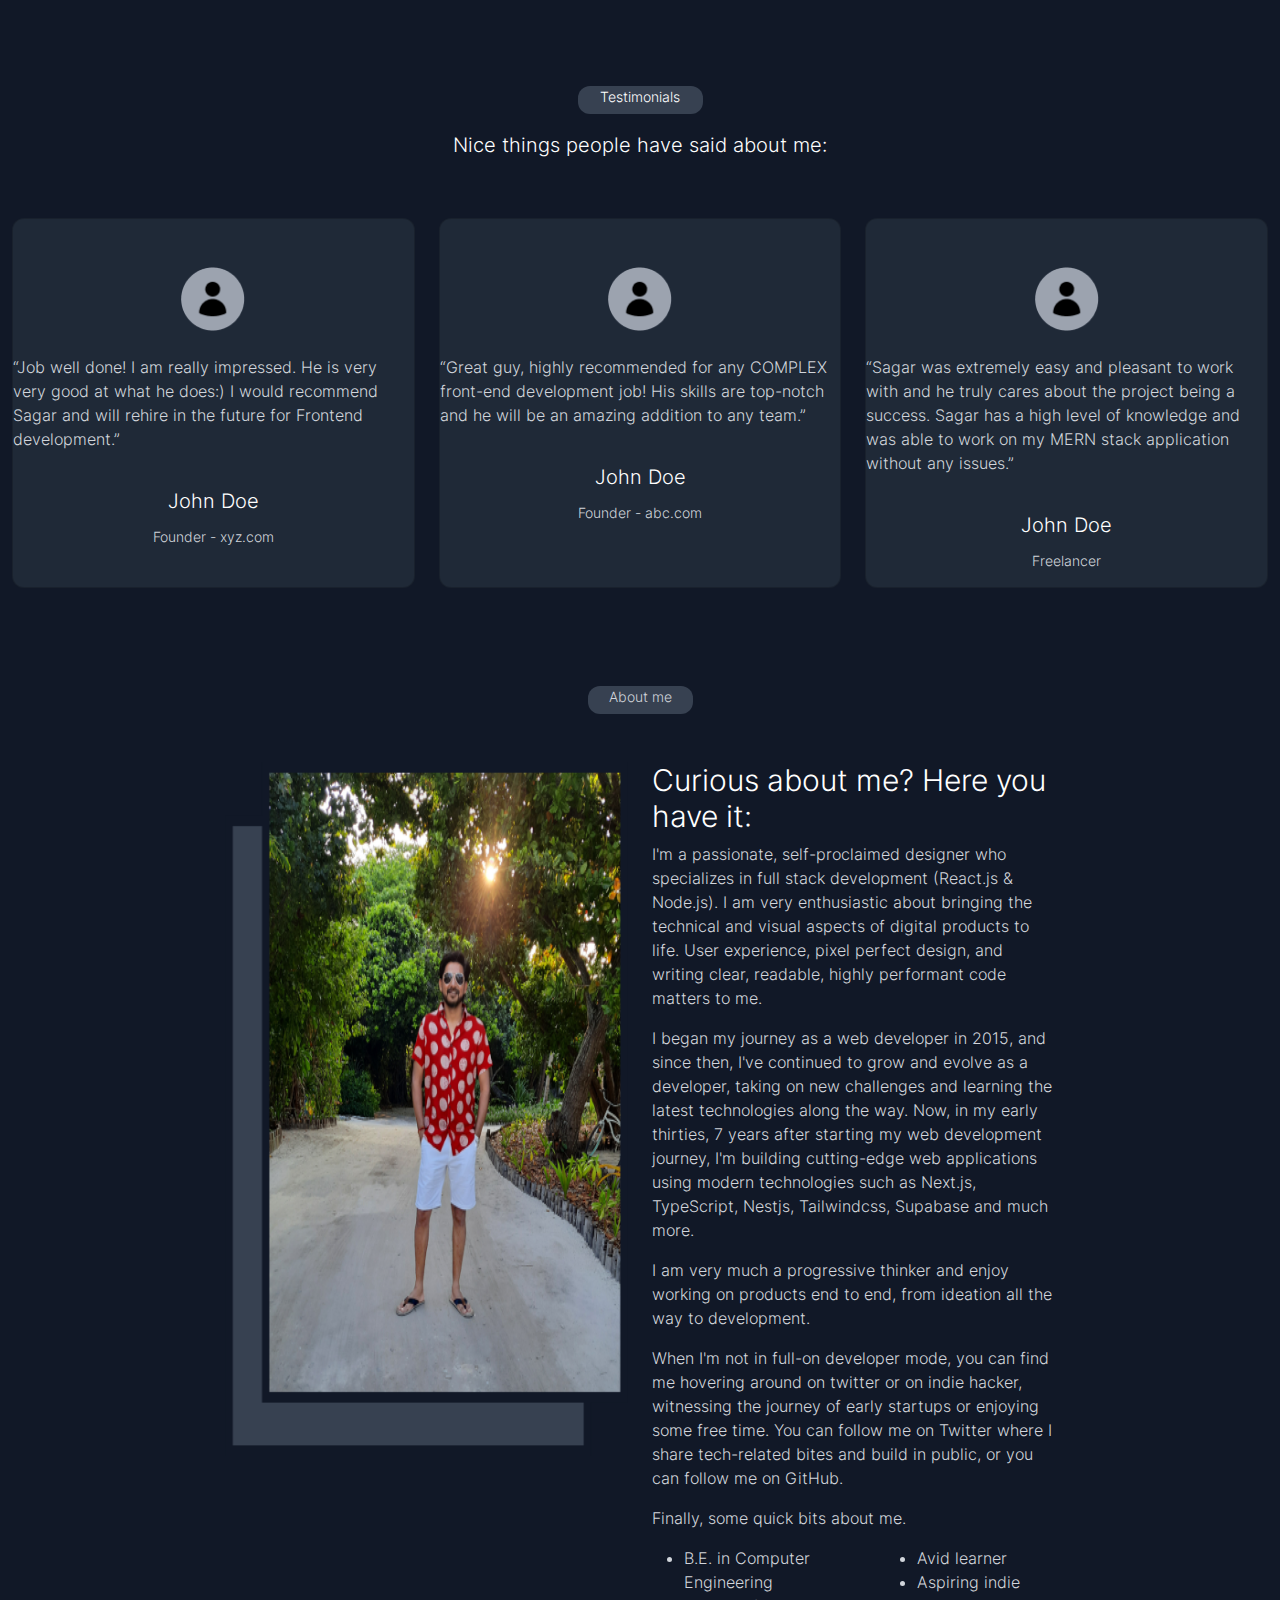
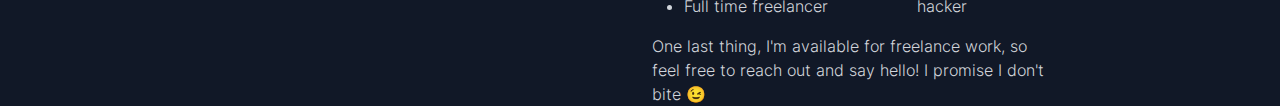
<file: index.html>
<!DOCTYPE html>
<html lang="en">

<head>
    <meta charset="UTF-8">
    <meta name="viewport" content="width=device-width, initial-scale=1.0">
    <title>Document</title>
    <link href="https://cdn.jsdelivr.net/npm/bootstrap@5.3.3/dist/css/bootstrap.min.css" rel="stylesheet">
    <link rel="stylesheet" href="style.css">
</head>

<body>
    <div class="container-fluid">
        <div class="frrow">
            <div class="top">
                <p>Testimonials</p>
            </div>
        </div>
        <div class="things">
            <p>Nice things people have said about me:</p>
        </div>
        <div class="cards">
        <div class="row ">
            <div class="col-md-4 col-12">
                <div class="card">
                    <img class="icon" src="pics/icon-avatar.png" alt="">
                    <div class="text">
                        <p class="future">“Job well done! I am really impressed. He is very very good at what he does:)
                            I would
                            recommend Sagar and will rehire in the future for Frontend development.”</p>
                    </div>
                    <div class="name">
                       <p class="box1">John Doe</p>
                       <p class="box2">Founder - xyz.com</p>
                    </div>
                </div>
            </div>
            <div class="col-md-4 col-12">
                <div class="card">
                    <img class="icon" src="pics/icon-avatar.png" alt="">
                    <div class="text">
                        <p class="future">“Great guy, highly recommended for any COMPLEX front-end development job! His
                            skills are
                            top-notch and he will be an amazing addition to any team.”</p>
                    </div>
                    <div class="name">
                        <p class="box1">John Doe</p>
                        <p class="box2">Founder - abc.com</p>
                     </div>
                </div>
            </div>
            <div class="col-md-4 col-12">
                <div class="card">
                    <img class="icon" src="pics/icon-avatar.png" alt="">
                    <div class="text">
                        <p class="future">“Sagar was extremely easy and pleasant to work with and he truly cares about the project
                            being a success. Sagar has a high level of knowledge and was able to work on my MERN stack
                            application without any issues.”</p>
                    </div>
                    <div class="name">
                        <p class="box1">John Doe</p>
                        <p class="box2">Freelancer</p>
                     </div>
                </div>
            </div>
        </div>
        </div>
        <div class="cont">
            <div class="clasified">
                <div class="classic">
                    <p class="about">About me</p>
                </div>

            </div>
            <div class="row">
                <div class="col-md-4">
                    <img class="imag" src="pics/Pic Container.png" alt="">

                </div>
                <div class="col-md-4">
                    <div class="qtext">

                        <h3 class="title">Curious about me? Here you have it:</h3>
                        <p>I'm a passionate, self-proclaimed designer who specializes in full stack development
                            (React.js & Node.js). I am very enthusiastic about bringing the technical and visual aspects
                            of digital products to life. User experience, pixel perfect design, and writing clear,
                            readable, highly performant code matters to me.</p>
                        <p>I began my journey as a web developer in 2015, and since then, I've continued to grow and
                            evolve as a developer, taking on new challenges and learning the latest technologies along
                            the way. Now, in my early thirties, 7 years after starting my web development journey, I'm
                            building cutting-edge web applications using modern technologies such as Next.js,
                            TypeScript, Nestjs, Tailwindcss, Supabase and much more.</p>
                        <p>I am very much a progressive thinker and enjoy working on products end to end, from ideation
                            all the way to development.</p>
                        <p>When I'm not in full-on developer mode, you can find me hovering around on twitter or on
                            indie hacker, witnessing the journey of early startups or enjoying some free time. You can
                            follow me on Twitter where I share tech-related bites and build in public, or you can follow
                            me on GitHub.</p>
                        <p>Finally, some quick bits about me.</p>
                        <div class="list">
                            <ul>
                                <li>B.E. in Computer Engineering</li>
                                <li>Full time freelancer</li>
                            </ul>

                            <ul>
                                <li>Avid learner</li>
                                <li>Aspiring indie hacker</li>
                            </ul>

                        </div>
                        <p>One last thing, I'm available for freelance work, so feel free to reach out and say hello! I
                            promise I don't bite 😉</p>
                    </div>
                </div>

            </div>
        </div>
    </div>

</body>

</html>
</file>
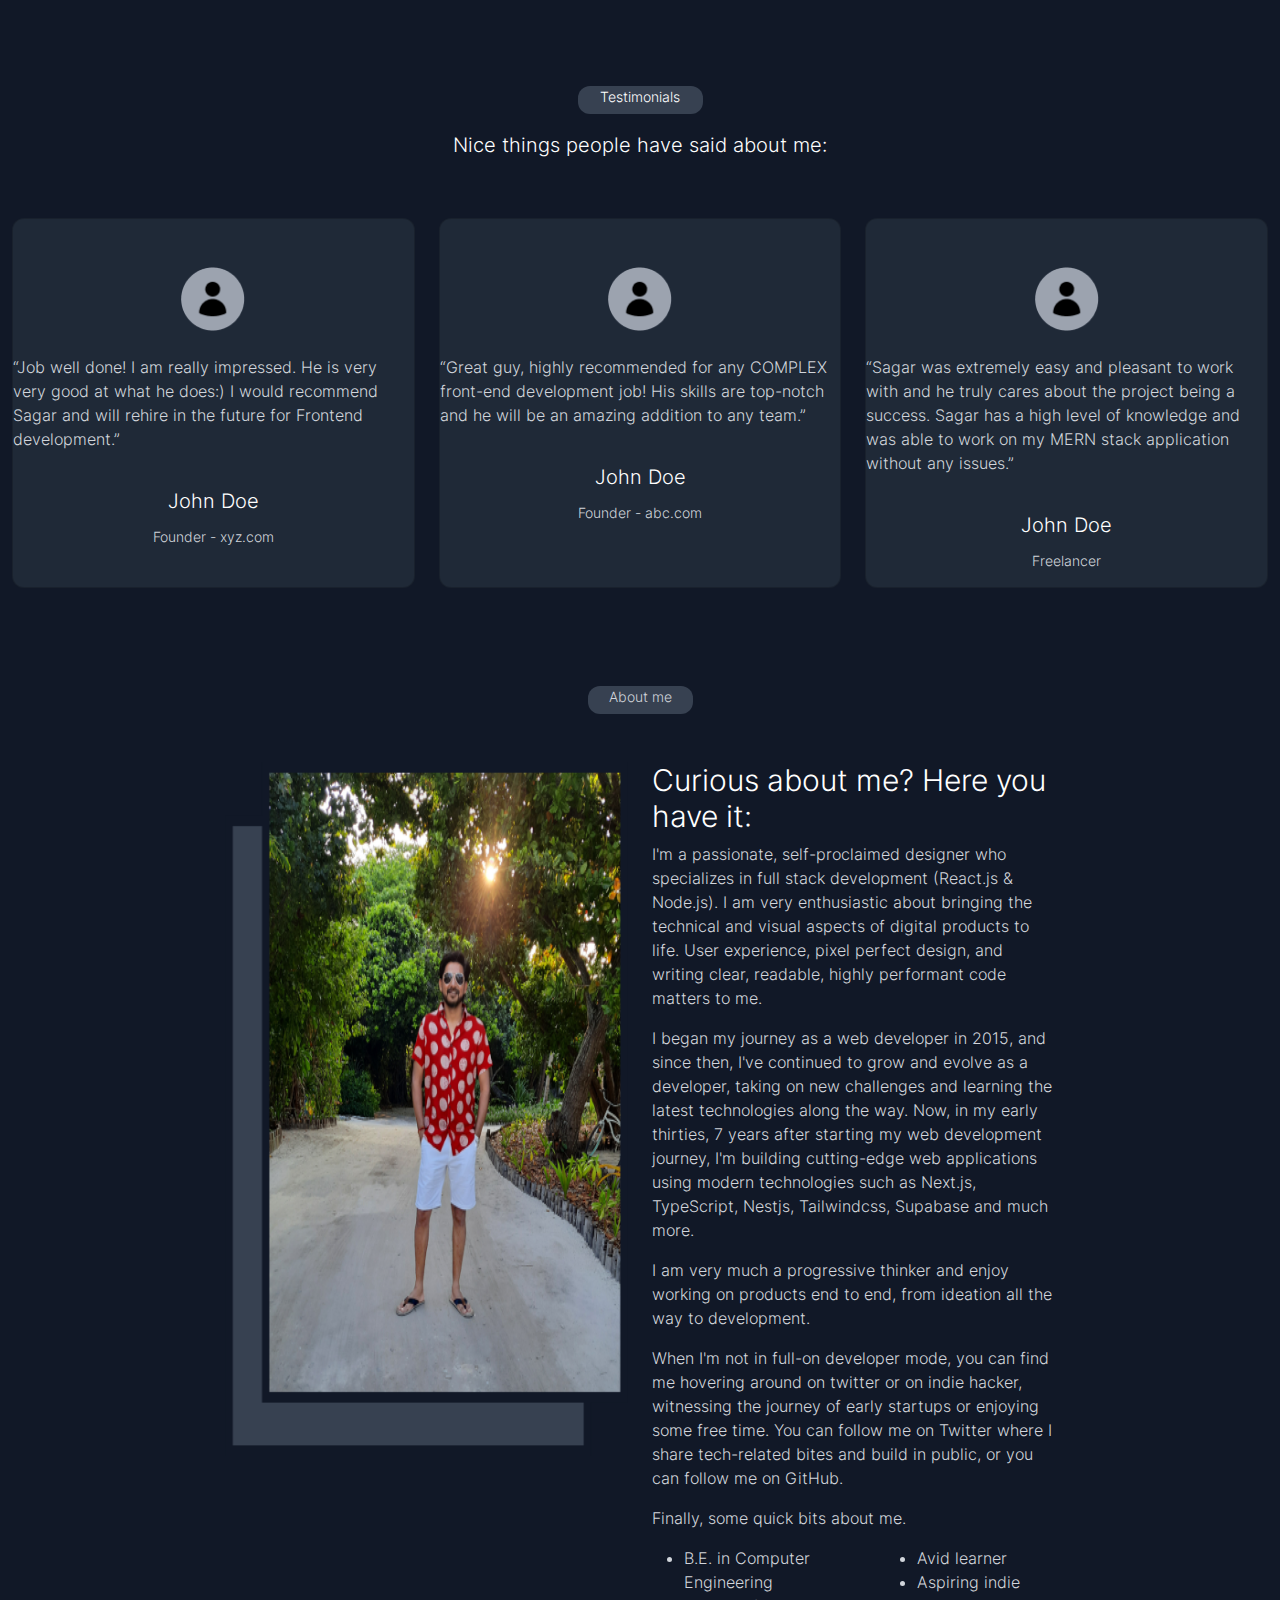
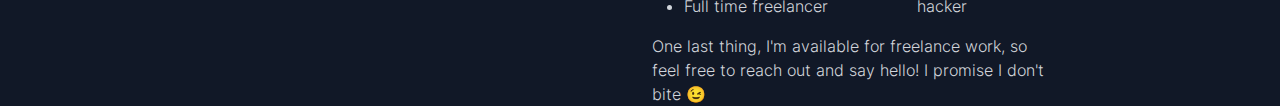
<file: botst.html>
<!DOCTYPE html>
<html lang="en">

<head>
    <meta charset="UTF-8">
    <meta name="viewport" content="width=device-width, initial-scale=1.0">
    <title>Document</title>
    <link href="https://cdn.jsdelivr.net/npm/bootstrap@5.3.3/dist/css/bootstrap.min.css" rel="stylesheet">
    <link rel="stylesheet" href="style.css">
</head>

<body>
    <div class="container-fluid">
        <div class="frrow">
            <div class="top">
                <p>Testimonials</p>
            </div>
        </div>
        <div class="things">
            <p>Nice things people have said about me:</p>
        </div>
        <div class="cards">
        <div class="row ">
            <div class="col-md-4 col-12">
                <div class="card">
                    <img class="icon" src="pics/icon-avatar.png" alt="">
                    <div class="text">
                        <p class="future">“Job well done! I am really impressed. He is very very good at what he does:)
                            I would
                            recommend Sagar and will rehire in the future for Frontend development.”</p>
                    </div>
                    <div class="name">
                       <p class="box1">John Doe</p>
                       <p class="box2">Founder - xyz.com</p>
                    </div>
                </div>
            </div>
            <div class="col-md-4 col-12">
                <div class="card">
                    <img class="icon" src="pics/icon-avatar.png" alt="">
                    <div class="text">
                        <p class="future">“Great guy, highly recommended for any COMPLEX front-end development job! His
                            skills are
                            top-notch and he will be an amazing addition to any team.”</p>
                    </div>
                    <div class="name">
                        <p class="box1">John Doe</p>
                        <p class="box2">Founder - abc.com</p>
                     </div>
                </div>
            </div>
            <div class="col-md-4 col-12">
                <div class="card">
                    <img class="icon" src="pics/icon-avatar.png" alt="">
                    <div class="text">
                        <p class="future">“Sagar was extremely easy and pleasant to work with and he truly cares about the project
                            being a success. Sagar has a high level of knowledge and was able to work on my MERN stack
                            application without any issues.”</p>
                    </div>
                    <div class="name">
                        <p class="box1">John Doe</p>
                        <p class="box2">Freelancer</p>
                     </div>
                </div>
            </div>
        </div>
        </div>
        <div class="cont">
            <div class="clasified">
                <div class="classic">
                    <p class="about">About me</p>
                </div>

            </div>
            <div class="row">
                <div class="col-md-4">
                    <img class="imag" src="pics/Pic Container.png" alt="">

                </div>
                <div class="col-md-4">
                    <div class="qtext">

                        <h3 class="title">Curious about me? Here you have it:</h3>
                        <p>I'm a passionate, self-proclaimed designer who specializes in full stack development
                            (React.js & Node.js). I am very enthusiastic about bringing the technical and visual aspects
                            of digital products to life. User experience, pixel perfect design, and writing clear,
                            readable, highly performant code matters to me.</p>
                        <p>I began my journey as a web developer in 2015, and since then, I've continued to grow and
                            evolve as a developer, taking on new challenges and learning the latest technologies along
                            the way. Now, in my early thirties, 7 years after starting my web development journey, I'm
                            building cutting-edge web applications using modern technologies such as Next.js,
                            TypeScript, Nestjs, Tailwindcss, Supabase and much more.</p>
                        <p>I am very much a progressive thinker and enjoy working on products end to end, from ideation
                            all the way to development.</p>
                        <p>When I'm not in full-on developer mode, you can find me hovering around on twitter or on
                            indie hacker, witnessing the journey of early startups or enjoying some free time. You can
                            follow me on Twitter where I share tech-related bites and build in public, or you can follow
                            me on GitHub.</p>
                        <p>Finally, some quick bits about me.</p>
                        <div class="list">
                            <ul>
                                <li>B.E. in Computer Engineering</li>
                                <li>Full time freelancer</li>
                            </ul>

                            <ul>
                                <li>Avid learner</li>
                                <li>Aspiring indie hacker</li>
                            </ul>

                        </div>
                        <p>One last thing, I'm available for freelance work, so feel free to reach out and say hello! I
                            promise I don't bite 😉</p>
                    </div>
                </div>

            </div>
        </div>
    </div>

</body>

</html>
</file>
<file: style.css>
﻿
body{
    background-color:hsla(221, 39%, 11%, 1) ;
    margin: 0;

}

*{
    box-sizing: border-box;
}

@font-face {
    font-family: inter;
    src: url(Inter-Light.ttf);
}

.frrow{
    display: flex;
    justify-content: center;
    text-align: center;
    margin-top: 85.5px;
   
}
.top{
    width: 125px;
    height: 28px;
    border-radius: 12px;
    background-color: #374151;
    color: white;
    font-size: 14px;
    font-family: inter;
    align-items: center;
}

.things{
    font-size: 20px;
    font-family: inter;
    color: white;
    text-align: center;
    margin-top: 16px;
}

.row{
    margin-top: 48px !important;
    display: flex !important;
    justify-content: center !important;
}

.card{
    max-width: 100%;
    border-radius: 12px;
    display: flex;
    align-items: center;
    background-color: #1F2937;
   
}



.icon{
    width: 64px;
    height: 64px;
    margin-top: 48px;
    
}

.text{
    max-width: 420px;
    margin-top: 24px;
    font-size: 16px;
    font-family: inter;
    display: flex;
    justify-content: center;color:#D1D5DB ;

}

.name{
   margin-top: 24px;
   line-height: 20px;
   text-align: center;
}

.col-md-4{
    display: flex !important;
    justify-content: space-between !important;
}

.box1{
    font-size: 20px;
    font-family: inter;
    color: white;
}

.box2{
    font-size: 14px;
    font-family: inter;
    color:#D1D5DB ;
}

.clasified{
    display: flex;
    justify-content: center;
}

.classic{
    width: 105px;
    height: 28px;
    margin-top: 98px;
    border-radius: 12px;
    background-color: #374151;
   
}

.about{
    font-size: 14px;
    font-family: inter;
    color: #D1D5DB;
    text-align: center;
    
}

.footer{
    display: flex;
    justify-content: center;
    color: white;
    column-gap: 48px;
    text-align: justify;
    margin-top: 48px;
}
.spans{
    display: flex;
    column-gap: 40px;
    color:#D1D5DB ;
}

.home{
    font-size: 30px;
    font-family: inter;
    color: white;
}

.teqst{
    font-size: 16px;
    font-family: inter;
    
}

.joy{
    color: white;
}

.row{
    display: flex ;
    justify-content: center ;
    color: white ;
    
    
    
}

.name11{
margin-top: 48px;
}

.qtext{
    width: 604px;
    height: 694px;
    font-size: 16px;
    font-family: inter;
    line-height: 24px;
    color:#D1D5DB ;
    
}

.imag{
    width:100%;
    
}

.list{
    display: flex;
    column-gap: 10px;
    
}

.title{
    font-size: 30px;
    font-family: inter;
    color: white;
}



.col-md-5{
    display: flex;
    justify-content: space-between;
}

@media screen {
    .card{
       margin-top: 10px !important;
       
       }

       }
</file>
